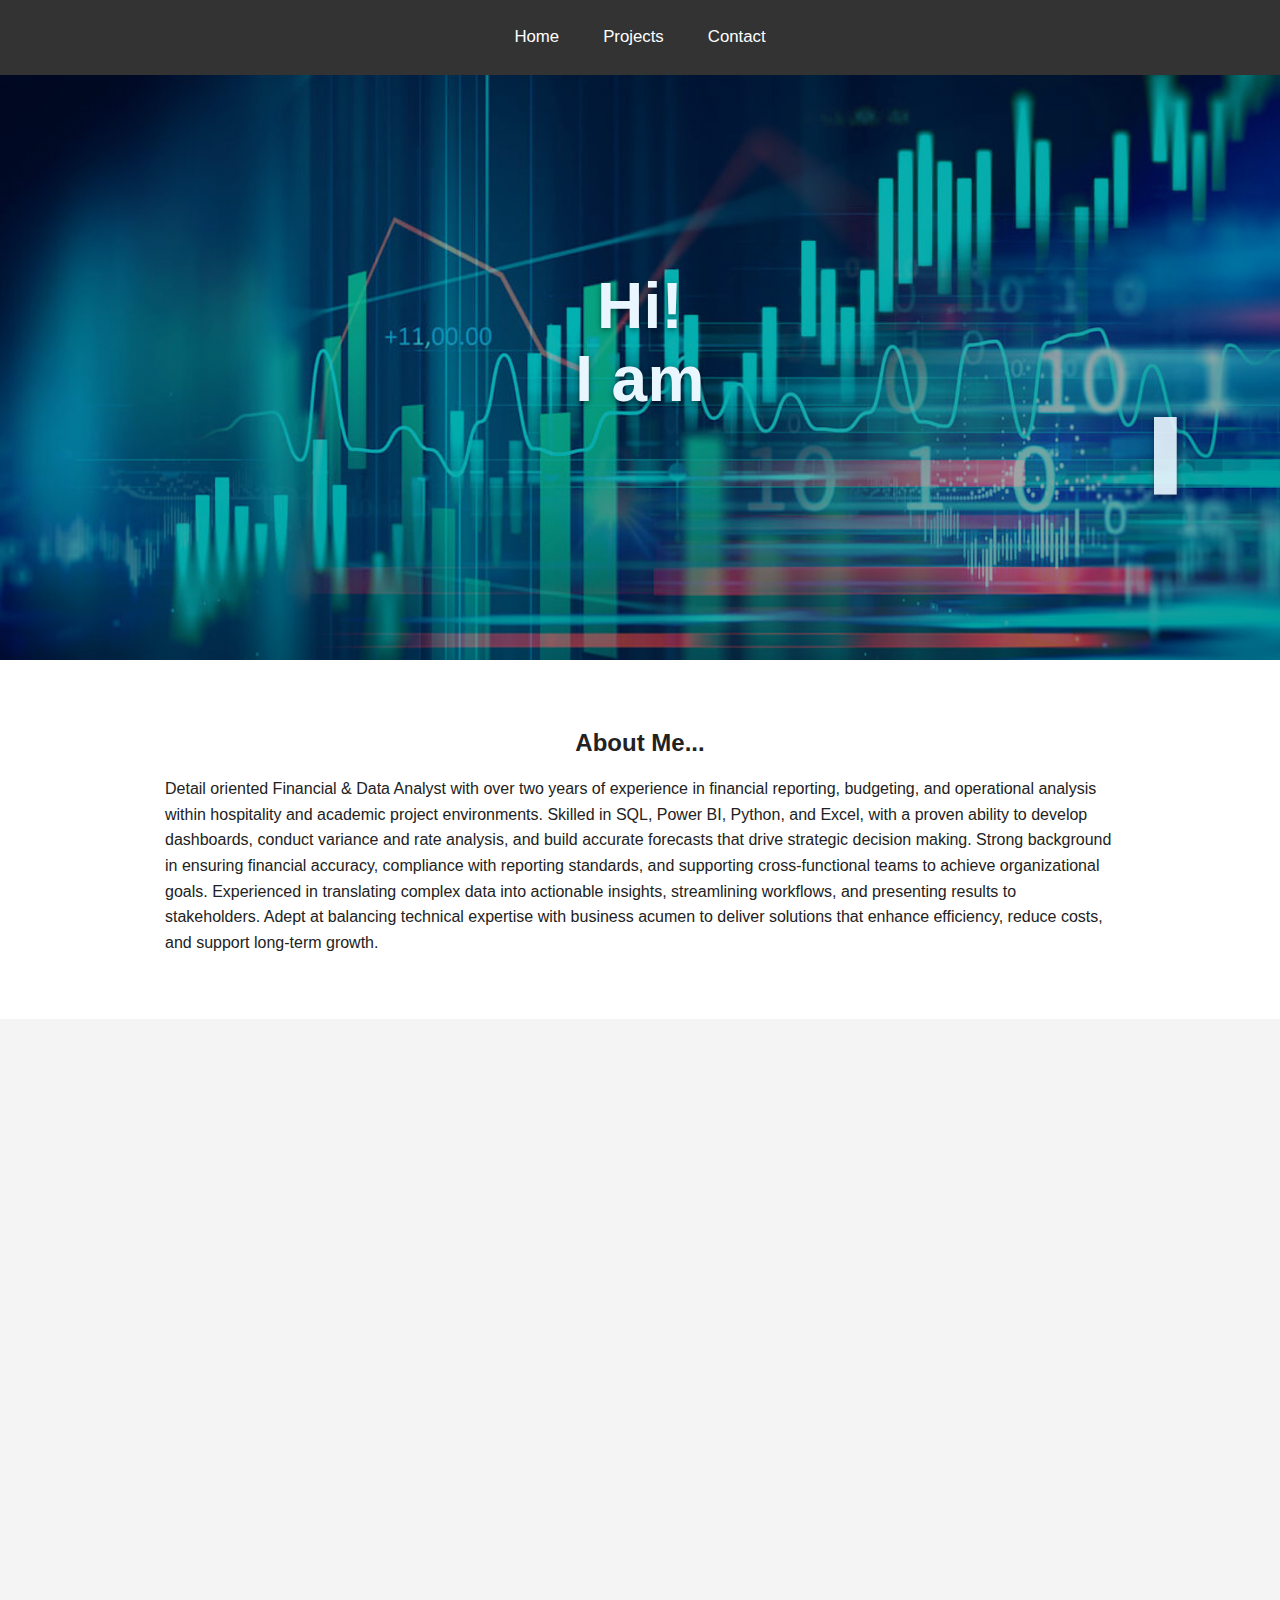
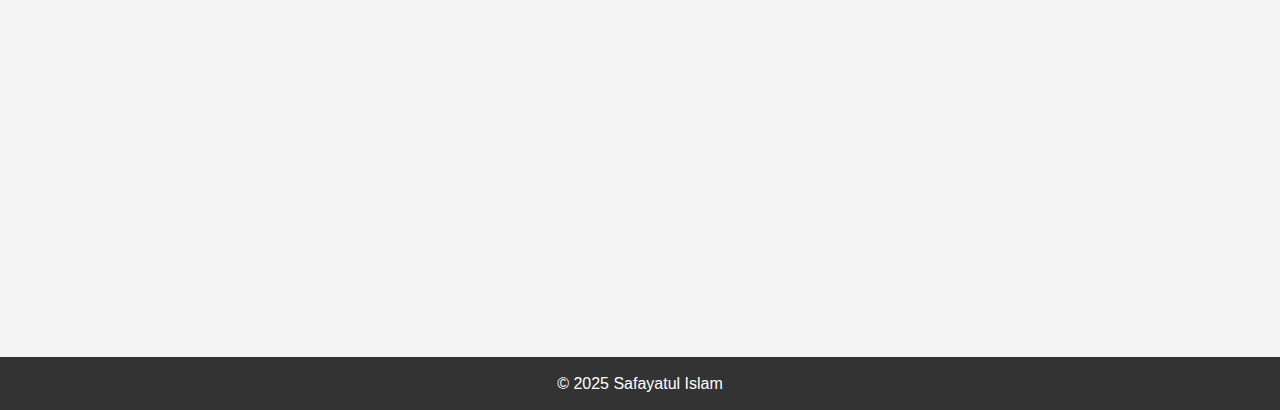
<file: index.html>
<!DOCTYPE html>
<html lang="en">
<head>
  <meta charset="UTF-8" />
  <meta name="viewport" content="width=device-width, initial-scale=1.0" />
  <title>Safayatul Islam | Portfolio</title>
  <link rel="icon" type="image/png" href="favicon.png">

  <link rel="stylesheet" href="style.css" />
</head>
<body class="home-hero">
  <header>
    <nav>
      <ul>
        <li><a href="index.html">Home</a></li>

        <!-- Hover dropdown stays the same -->
        <li class="has-dropdown">
          <a href="projects.html">Projects</a>
          <ul class="dropdown">
            <li><a href="projects.html#dashboards">Dashboards</a></li>
            <li><a href="projects.html#sql">SQL Analyses</a></li>
            <li><a href="projects.html#case-studies">Current Projects</a></li>
          </ul>
        </li>

        <li><a href="contact.html">Contact</a></li>
      </ul>
    </nav>
  </header>

  <!-- HERO (Part 1) -->
  <section class="hero hero-banner">
    <div class="hero-inner">
      <h1 id="hero-title" class="type-target"
          data-lines='["Hi!","I am","Safayatul Islam."]'
          aria-label="Hi! I am Safayatul Islam.">
      </h1>

      <!-- Now forced onto its own line, centered -->
      <p id="hero-subtitle" class="type-target subtitle"
         data-lines='["Student from California State University Northridge","Major: Computer Information Technology"]'
         aria-label="Student from California State University Northridge. Major: Computer Information Technology">
      </p>
    </div>
  </section>

  <!-- ABOUT (Part 2) -->
  <section id="about" class="section section-light reveal" data-reveal="0">
    <h2>About Me...</h2>
    <p>
      Detail oriented Financial &amp; Data Analyst with over two years of experience in financial
      reporting, budgeting, and operational analysis within hospitality and academic project
      environments. Skilled in SQL, Power BI, Python, and Excel, with a proven ability to develop
      dashboards, conduct variance and rate analysis, and build accurate forecasts that drive
      strategic decision making. Strong background in ensuring financial accuracy, compliance with
      reporting standards, and supporting cross-functional teams to achieve organizational goals.
      Experienced in translating complex data into actionable insights, streamlining workflows, and
      presenting results to stakeholders. Adept at balancing technical expertise with business
      acumen to deliver solutions that enhance efficiency, reduce costs, and support long-term
      growth.
    </p>
  </section>

  <!-- SKILLS (Part 3) -->
  <section id="skills" class="section section-dark reveal" data-reveal="0">
    <h2>Skills...</h2>

    <div class="skill reveal" data-reveal="50">
      <span class="skill-label">🐍 Python</span>
      <div class="bar"><span class="fill" data-target="95"></span></div>
      <span class="pct">95%</span>
    </div>

    <div class="skill reveal" data-reveal="100">
      <span class="skill-label">🗄️ SQL</span>
      <div class="bar"><span class="fill" data-target="90"></span></div>
      <span class="pct">90%</span>
    </div>

    <div class="skill reveal" data-reveal="150">
      <span class="skill-label">📊 Power BI</span>
      <div class="bar"><span class="fill" data-target="90"></span></div>
      <span class="pct">90%</span>
    </div>

    <div class="skill reveal" data-reveal="200">
      <span class="skill-label">📈 Excel</span>
      <div class="bar"><span class="fill" data-target="90"></span></div>
      <span class="pct">90%</span>
    </div>

    <div class="skill reveal" data-reveal="250">
      <span class="skill-label">🔷 Tableau</span>
      <div class="bar"><span class="fill" data-target="85"></span></div>
      <span class="pct">85%</span>
    </div>
  </section>

  <!-- PORTFOLIO (Part 4) -->
  <section id="portfolio" class="section section-grid reveal" data-reveal="0">
    <h2>Portfolio</h2>
    <div class="cards">
      <a class="card reveal" data-reveal="50" href="projects.html#dashboards">
        <div class="thumb thumb-1"></div>
        <h3>Sales Dashboard</h3>
        <p>Retail performance (2014–2017): growth +20%, profit +14% with Excel &amp; Power BI.</p>
        <span class="cta">View details →</span>
      </a>

      <a class="card reveal" data-reveal="100" href="projects.html#sql">
        <div class="thumb thumb-2"></div>
        <h3>Restaurant Order Analysis</h3>
        <p>SQL optimization + revenue trends across states and product categories.</p>
        <span class="cta">View details →</span>
      </a>

      <a class="card reveal" data-reveal="150" href="projects.html#case-studies">
        <div class="thumb thumb-3"></div>
        <h3>Healthcare Insurance Analysis</h3>
        <p>Python (Pandas, Matplotlib): 1,338 records, outliers &amp; risk factors.</p>
        <span class="cta">View details →</span>
      </a>
    </div>
  </section>

  <!-- FOOTER (Part 5) -->
  <footer>
    <p>© 2025 Safayatul Islam</p>
  </footer>

  <script src="script.js"></script>
</body>
</html>
</file>
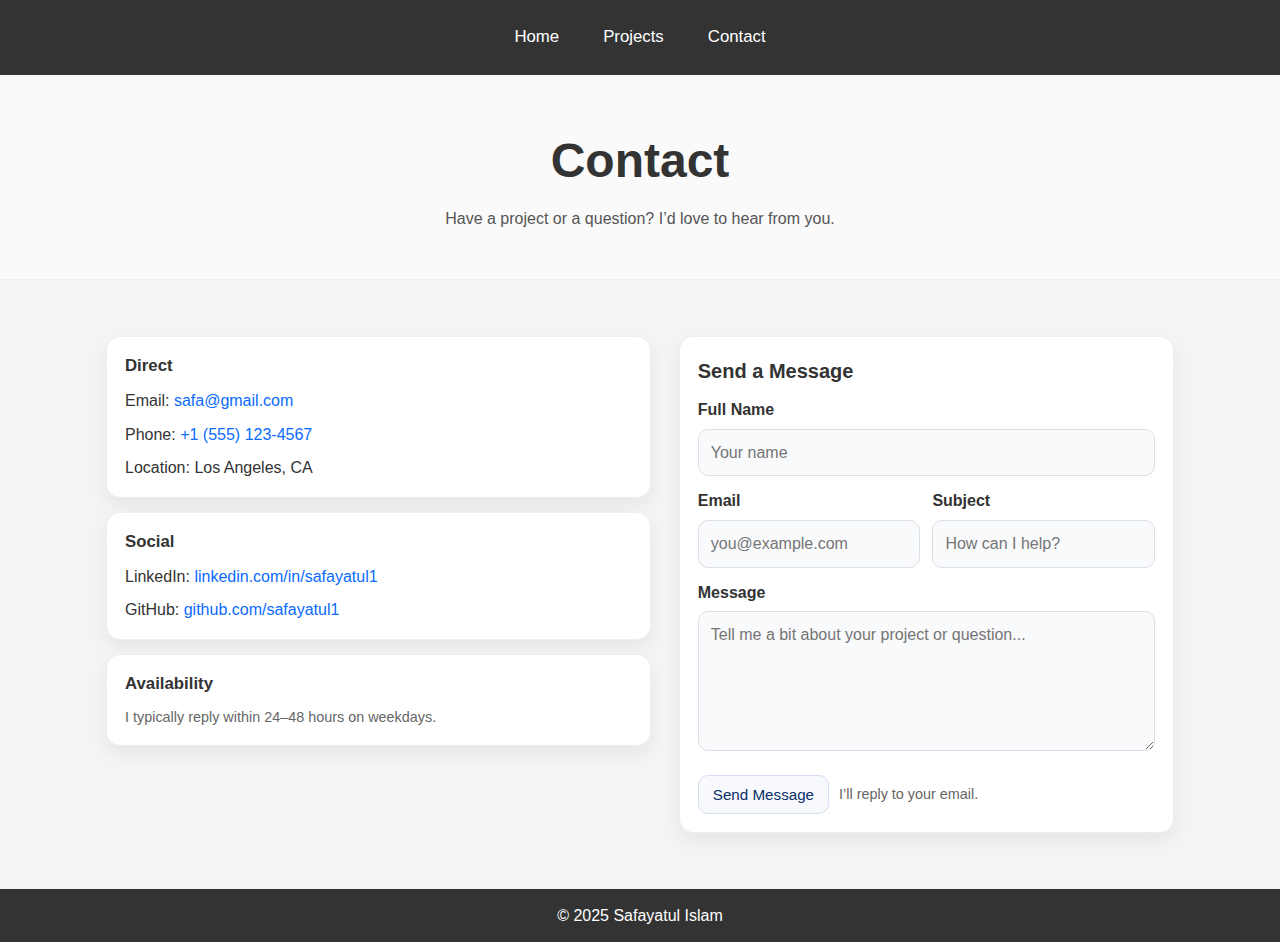
<file: contact.html>
<!DOCTYPE html>
<html lang="en">
<head>
  <meta charset="UTF-8" />
  <meta name="viewport" content="width=device-width, initial-scale=1.0"/>
  <title>Contact | Safayatul Islam</title>
  <link rel="icon" type="image/png" href="favicon.png">
  <link rel="stylesheet" href="style.css"/>

  <!-- Page-local styles so we don't touch style.css -->
  <style>
    /* --- Keep header look consistent + bigger nav buttons --- */
    header { background:#333;color:#fff;padding:1rem 0; }
    header nav ul{display:flex;justify-content:center;list-style:none;position:relative;}
    header nav ul li{margin:0 12px;position:relative;}
    header nav ul li>a{color:#fff;text-decoration:none;font-size:1.05rem;padding:8px 10px;display:inline-block;}
    header nav ul li>a:hover{text-decoration:underline;}

    /* Hover dropdown for Projects (click still goes to projects.html) */
    .has-dropdown .dropdown{
      position:absolute;top:100%;left:0;min-width:180px;background:#222;padding:8px 0;
      display:none;border-radius:6px;box-shadow:0 6px 18px rgba(0,0,0,.2);z-index:20;
    }
    .has-dropdown:hover .dropdown{display:block;}
    .dropdown li{margin:0;}
    .dropdown a{color:#fff;display:block;padding:8px 12px;text-decoration:none;font-size:.95rem;}
    .dropdown a:hover{background:#2d2d2d;}

    /* --- Page hero --- */
    .contact-hero{padding:48px 16px;text-align:center;background:#fafafa;border-bottom:1px solid #eee;}
    .contact-hero h1{font-size:clamp(2rem,5vw,3rem);margin-bottom:6px;}
    .contact-hero p{color:#555;}

    /* --- Layout --- */
    .contact-wrap{max-width:1100px;margin:0 auto;padding:56px 16px;display:grid;grid-template-columns:1.1fr 1fr;gap:28px;}
    @media (max-width: 860px){ .contact-wrap{grid-template-columns:1fr;gap:18px;} }

    /* Info cards */
    .info-card{
      background:#fff;border:1px solid #eee;border-radius:14px;padding:16px 18px;margin-bottom:14px;
      box-shadow:0 8px 18px rgba(0,0,0,.06);
    }
    .info-card h3{margin-bottom:8px;font-size:1.05rem;}
    .info-list{list-style:none;display:grid;gap:8px;}
    .info-list a{color:#0b6bff;text-decoration:none;}
    .info-list a:hover{text-decoration:underline;}

    /* Form */
    .form-card{
      background:#fff;border:1px solid #eee;border-radius:14px;padding:18px;
      box-shadow:0 8px 18px rgba(0,0,0,.06);
    }
    form{display:grid;grid-template-columns:1fr 1fr;gap:12px;}
    form .full{grid-column:1 / -1;}
    label{display:block;font-weight:600;margin-bottom:6px;}
    input, textarea, select{
      width:100%;padding:10px 12px;border:1px solid #dcdfe6;border-radius:10px;background:#f9fafc;
      font:inherit;color:#222;outline:none;
    }
    input:focus, textarea:focus, select:focus{border-color:#b9c7ff;box-shadow:0 0 0 3px rgba(11,107,255,0.12);}
    textarea{min-height:140px;resize:vertical;}
    .btn-row{display:flex;gap:10px;align-items:center;margin-top:4px;}
    .btn{
      appearance:none;border:1px solid #d7def1;background:#f7f9ff;color:#0b2f66;
      padding:10px 14px;border-radius:10px;font-size:.95rem;cursor:pointer;text-decoration:none;display:inline-block;
    }
    .btn:hover{background:#eef4ff;}
    .muted{color:#666;font-size:.9rem;}

    /* Status messages */
    .status{display:none;margin-top:10px;font-size:.95rem;}
    .status.show{display:block;}
    .status.success{color:#137a2a;}
    .status.error{color:#b40000;}

    /* Reveal animation (ties into your global script.js logic) */
    .reveal{opacity:0;transform:translateY(22px);transition:opacity .6s ease var(--d,0ms), transform .6s ease var(--d,0ms);}
    .reveal.show{opacity:1;transform:translateY(0);}
  </style>
</head>
<body>
  <header>
    <nav>
      <ul>
        <li><a href="index.html">Home</a></li>

        <li class="has-dropdown">
          <a href="projects.html">Projects</a>
          <ul class="dropdown">
            <li><a href="projects.html#dashboards">Dashboards</a></li>
            <li><a href="projects.html#sql">SQL Analyses</a></li>
            <li><a href="projects.html#case-studies">Case Studies</a></li>
          </ul>
        </li>

        <li><a href="contact.html">Contact</a></li>
      </ul>
    </nav>
  </header>

  <!-- Page hero -->
  <section class="contact-hero">
    <h1>Contact</h1>
    <p>Have a project or a question? I’d love to hear from you.</p>
  </section>

  <main class="contact-wrap">
    <!-- Left: contact info -->
    <section class="reveal" data-reveal="0">
      <div class="info-card">
        <h3>Direct</h3>
        <ul class="info-list">
          <li>Email: <a href="mailto:safa@gmail.com">safa@gmail.com</a></li>
          <li>Phone: <a href="tel:+15551234567">+1 (555) 123-4567</a></li>
          <li>Location: Los Angeles, CA</li>
        </ul>
      </div>

      <div class="info-card">
        <h3>Social</h3>
        <ul class="info-list">
          <li>LinkedIn: <a href="https://linkedin.com/in/safayatul1" target="_blank" rel="noopener">linkedin.com/in/safayatul1</a></li>
          <li>GitHub: <a href="https://github.com/safayatul1" target="_blank" rel="noopener">github.com/safayatul1</a></li>
        </ul>
      </div>

      <div class="info-card">
        <h3>Availability</h3>
        <p class="muted">I typically reply within 24–48 hours on weekdays.</p>
      </div>
    </section>

    <!-- Right: contact form -->
    <section class="form-card reveal" data-reveal="120" aria-labelledby="contact-form-title">
      <h2 id="contact-form-title" style="margin-bottom:10px;font-size:1.25rem;">Send a Message</h2>

      <!-- Contact form posting to your PHP backend -->
      <form id="contact-form" method="POST" action="save_message.php">
        <div class="full">
          <label for="name">Full Name</label>
          <input type="text" id="name" name="name" placeholder="Your name" required autocomplete="name"/>
        </div>

        <div>
          <label for="email">Email</label>
          <input type="email" id="email" name="email" placeholder="you@example.com" required autocomplete="email"/>
        </div>

        <div>
          <label for="subject">Subject</label>
          <input type="text" id="subject" name="subject" placeholder="How can I help?" required/>
        </div>

        <div class="full">
          <label for="message">Message</label>
          <textarea id="message" name="message" placeholder="Tell me a bit about your project or question..." required></textarea>
        </div>

        <div class="full btn-row">
          <button type="submit" class="btn">Send Message</button>
          <span class="muted">I’ll reply to your email.</span>
        </div>

        <p id="form-status" class="status" role="status" aria-live="polite"></p>
      </form>

      <noscript>
        <p class="muted" style="margin-top:10px;">
          JavaScript is disabled. If you have any issues with the form, you can also email me directly at safa@gmail.com.
        </p>
      </noscript>
    </section>
  </main>

  <footer>
    <p>© 2025 Safayatul Islam</p>
  </footer>

  <script src="script.js"></script>

  <!-- Page-local JS: show success message if redirected with ?success=1 -->
  <script>
    (function () {
      const statusEl = document.getElementById('form-status');
      if (!statusEl) return;

      const params = new URLSearchParams(window.location.search);
      const success = params.get('success');

      if (success === '1') {
        statusEl.textContent = 'Thanks! Your message has been sent.';
        statusEl.classList.add('show', 'success');
      }
    })();
  </script>
</body>
</html>
</file>
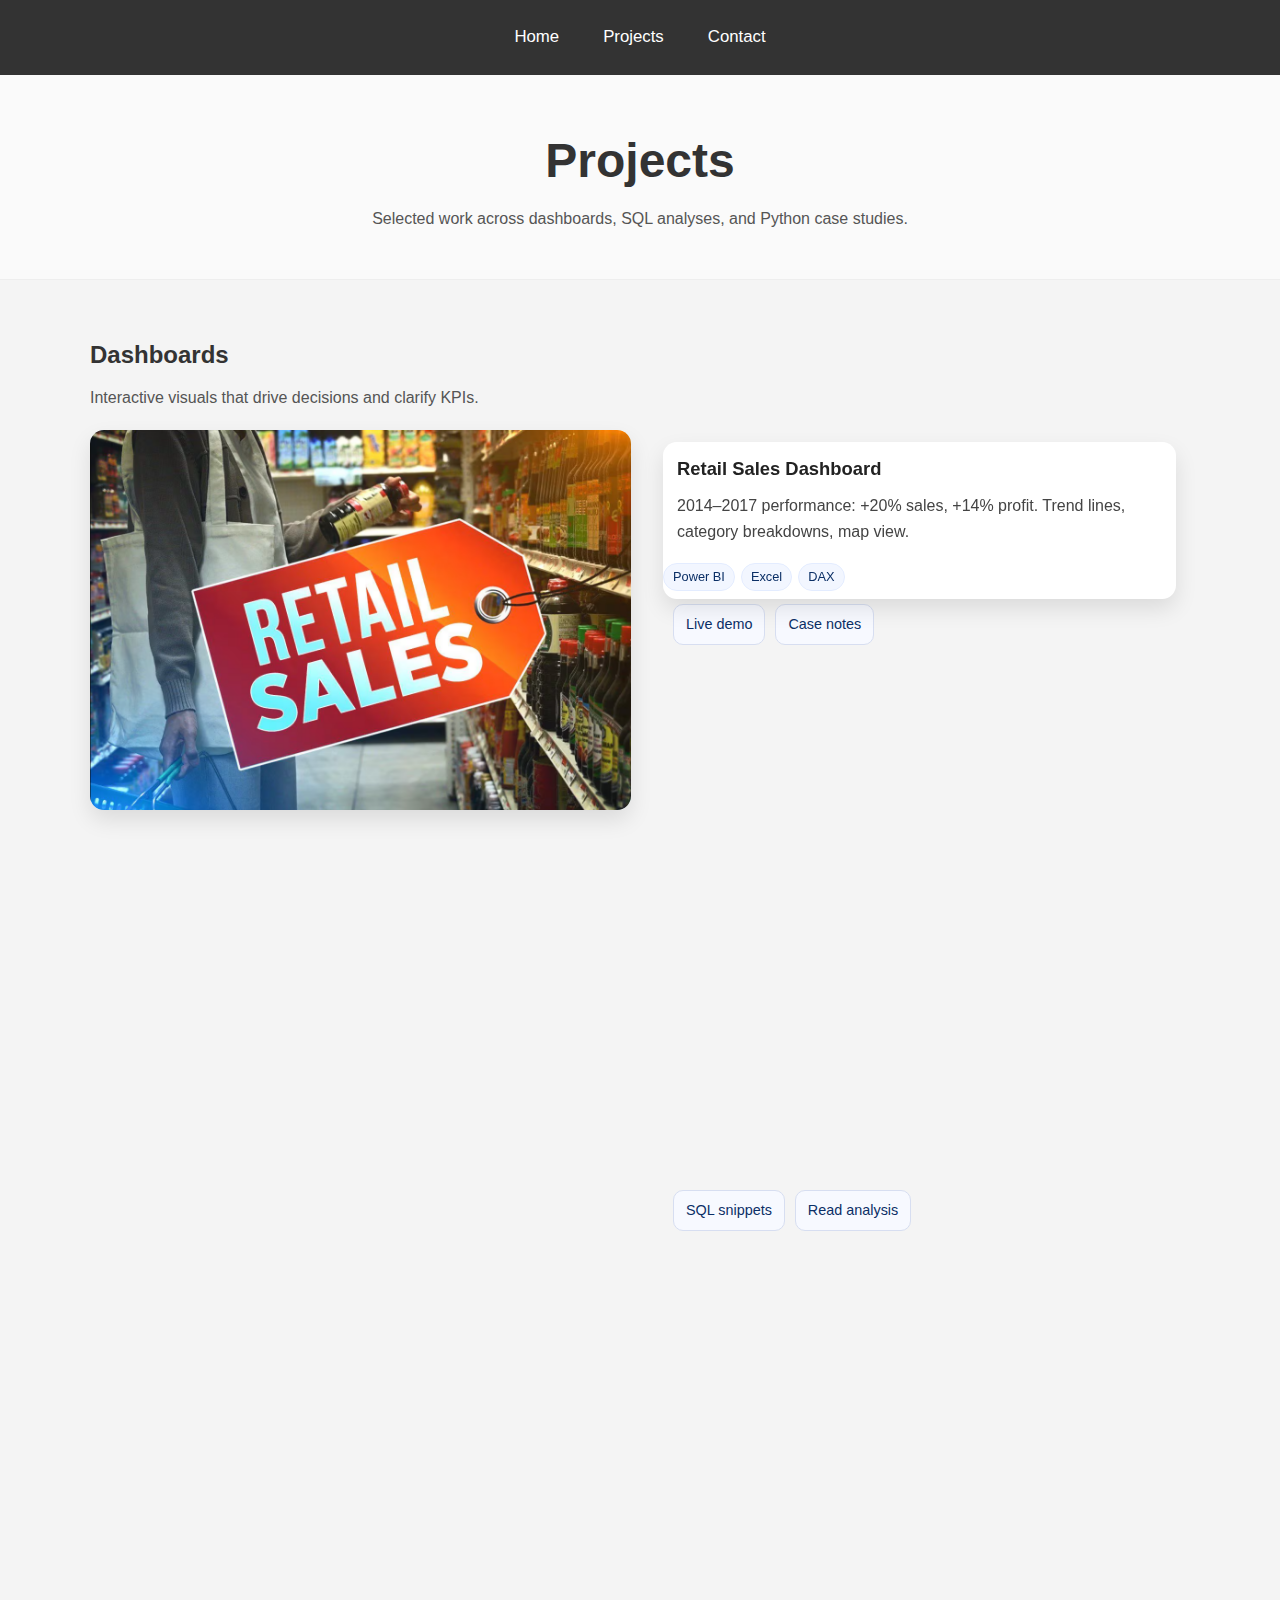
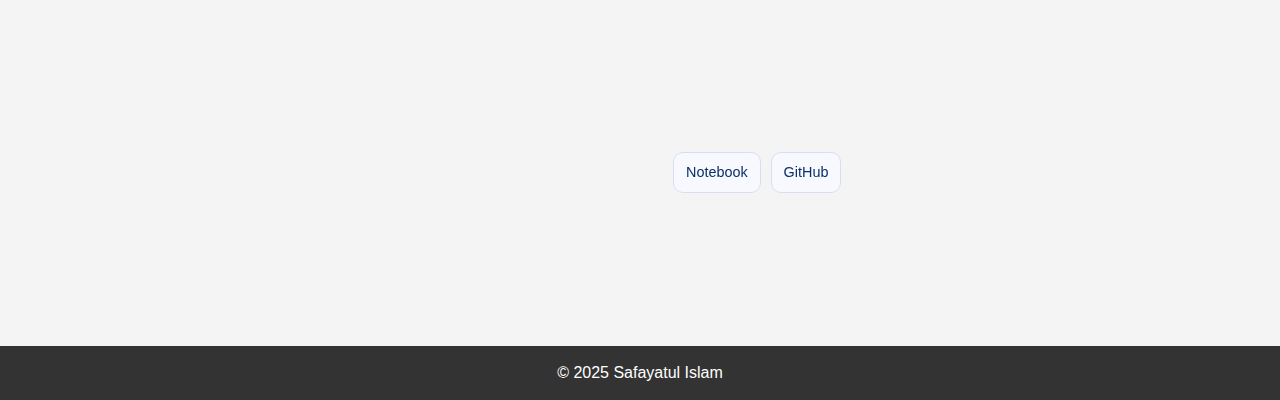
<file: projects.html>
<!DOCTYPE html>
<html lang="en">
<head>
  <meta charset="UTF-8" />
  <meta name="viewport" content="width=device-width, initial-scale=1.0" />
  <title>Projects | Safayatul Islam</title>
  <link rel="icon" type="image/png" href="favicon.png">
  <link rel="stylesheet" href="style.css" />

  <!-- Page-local styles so we don't touch style.css -->
  <style>
    /* --- keep header look consistent --- */
    header { background:#333;color:#fff;padding:1rem 0; }
    header nav ul{display:flex;justify-content:center;list-style:none;position:relative;}
    header nav ul li{margin:0 12px;position:relative;}
    header nav ul li>a{color:#fff;text-decoration:none;font-size:1.05rem;padding:8px 10px;display:inline-block;}
    header nav ul li>a:hover{text-decoration:underline;}
    /* hover dropdown for Projects (click still works) */
    .has-dropdown .dropdown{
      position:absolute;top:100%;left:0;min-width:180px;background:#222;padding:8px 0;
      display:none;border-radius:6px;box-shadow:0 6px 18px rgba(0,0,0,.2);z-index:20;
    }
    .has-dropdown:hover .dropdown{display:block;}
    .dropdown li{margin:0;}
    .dropdown a{color:#fff;display:block;padding:8px 12px;text-decoration:none;font-size:.95rem;}
    .dropdown a:hover{background:#2d2d2d;}

    /* --- page hero --- */
    .proj-hero{padding:48px 16px;text-align:center;background:#fafafa;border-bottom:1px solid #eee;}
    .proj-hero h1{font-size:clamp(2rem,5vw,3rem);margin-bottom:6px;}
    .proj-hero p{color:#555;}

    /* --- section blocks --- */
    .section{padding:56px 16px;}
    .section h2{max-width:1100px;margin:0 auto 10px;text-align:left;}
    .section p.lead{max-width:1100px;margin:0 auto 20px;color:#555;}

    /* --- card grid --- */
    .grid{max-width:1100px;margin:0 auto;display:grid;grid-template-columns:repeat(auto-fit,minmax(280px,1fr));gap:18px;}
    .card{
      display:flex;flex-direction:column;text-decoration:none;color:#222;background:#fff;border-radius:14px;overflow:hidden;
      box-shadow:0 10px 22px rgba(0,0,0,.10);transition:transform .18s ease, box-shadow .18s ease;will-change:transform;
    }
    .card:hover{transform:translateY(-4px);box-shadow:0 16px 30px rgba(0,0,0,.16);}
    .card-media{position:relative;aspect-ratio:16/9;background:linear-gradient(135deg,#e7f0ff,#d6fff1);}
    .card-media img{width:100%;height:100%;object-fit:cover;display:block;}
    .card-body{padding:12px 14px 14px;}
    .card h3{margin-bottom:6px;font-size:1.15rem;}
    .card p{color:#444;margin-bottom:10px;}
    .chips{display:flex;flex-wrap:wrap;gap:6px;margin-bottom:8px;}
    .chip{font-size:.8rem;line-height:1;padding:7px 9px;background:#f2f6ff;border:1px solid #e3ecff;color:#0b2f66;border-radius:999px;}
    .actions{display:flex;gap:10px;margin-top:4px;}
    .btn{
      display:inline-block;border:1px solid #d7def1;background:#f7f9ff;color:#0b2f66;text-decoration:none;
      padding:8px 12px;border-radius:10px;font-size:.9rem;
    }
    .btn:hover{background:#eef4ff;}

    /* optional colored placeholders if no image present */
    .thumb-dash{background:linear-gradient(135deg,#b0d0ff,#d8ffe8);}
    .thumb-sql{background:linear-gradient(135deg,#ffd6a8,#ffe7f5);}
    .thumb-case{background:linear-gradient(135deg,#d6f0ff,#f0d6ff);}

    /* reveal (uses your global JS logic) */
    .reveal{opacity:0;transform:translateY(22px);transition:opacity .6s ease var(--d,0ms), transform .6s ease var(--d,0ms);}
    .reveal.show{opacity:1;transform:translateY(0);}

    /* anchors spacing fix (so anchored headings aren’t hidden under nav if you make sticky headers later) */
    .anchor-offset{position:relative;scroll-margin-top:90px;}
  </style>
</head>
<body>
  <header>
    <nav>
      <ul>
        <li><a href="index.html">Home</a></li>

        <!-- Projects with hover dropdown -->
        <li class="has-dropdown">
          <a href="projects.html">Projects</a>
          <ul class="dropdown">
            <li><a href="#dashboards">Dashboards</a></li>
            <li><a href="#sql">SQL Analyses</a></li>
            <li><a href="#case-studies">Case Studies</a></li>
          </ul>
        </li>

        <li><a href="contact.html">Contact</a></li>
      </ul>
    </nav>
  </header>

  <!-- Page hero -->
  <section class="proj-hero">
    <h1>Projects</h1>
    <p>Selected work across dashboards, SQL analyses, and Python case studies.</p>
  </section>

  <!-- Dashboards -->
  <section id="dashboards" class="section anchor-offset">
    <h2 class="reveal" data-reveal="0">Dashboards</h2>
    <p class="lead reveal" data-reveal="60">Interactive visuals that drive decisions and clarify KPIs.</p>

    <div class="grid">
      <a class="card reveal" data-reveal="80"
   href="https://github.com/Safayatul1/Power-BI-dashboard-1/tree/main"
   target="_blank" rel="noopener"
   aria-label="Open Retail Sales Dashboard on GitHub">

        <div class="card-media">
  <img src="retail_sales.png" alt="Retail Sales Dashboard preview">
        </div>

        <div class="card-body">
          <h3>Retail Sales Dashboard</h3>
          <p>2014–2017 performance: +20% sales, +14% profit. Trend lines, category breakdowns, map view.</p>
          <div class="chips">
            <span class="chip">Power BI</span><span class="chip">Excel</span><span class="chip">DAX</span>
          </div>
          <div class="actions">
            <a class="btn" href="#" aria-label="View live demo">Live demo</a>
            <a class="btn" href="#" aria-label="Open case notes">Case notes</a>
          </div>
        </div>
      </a>
    </div>
  </section>

  <!-- SQL Analyses -->
  <section id="sql" class="section anchor-offset">
    <h2 class="reveal" data-reveal="0">SQL Analyses</h2>
    <p class="lead reveal" data-reveal="60">Query optimization, modeling, and data storytelling with SQL.</p>

    <div class="grid">
      <a class="card reveal" data-reveal="80"
   href="https://github.com/Safayatul1/Restaurant-order-analysis-in-SQL"
   target="_blank" rel="noopener"
   aria-label="Open Restaurant Order Analysis on GitHub">

        <div class="card-media">
  <img src="Restaurent_order.png" alt="Restaurant Order Analysis preview">
        </div>

        <div class="card-body">
          <h3>Restaurant Order Analysis</h3>
          <p>Revenue trends by state &amp; category; CTEs and indexes to speed up heavy joins.</p>
          <div class="chips">
            <span class="chip">SQL</span><span class="chip">CTE</span><span class="chip">Indexing</span>
          </div>
          <div class="actions">
            <a class="btn" href="#" aria-label="View SQL snippets">SQL snippets</a>
            <a class="btn" href="#" aria-label="Read analysis">Read analysis</a>
          </div>
        </div>
      </a>
    </div>
  </section>

  <!-- Case Studies (Python) -->
  <section id="case-studies" class="section anchor-offset">
    <h2 class="reveal" data-reveal="0">Case Studies</h2>
    <p class="lead reveal" data-reveal="60">Deeper dives with Python for EDA, visualization, and insights.</p>

    <div class="grid">
      <a class="card reveal" data-reveal="80"
   href="https://github.com/Safayatul1/Healthcare-Insurance-Analysis"
   target="_blank" rel="noopener"
   aria-label="Open Healthcare Insurance Analysis on GitHub">

        <div class="card-media">
  <img src="healthcare_insurance.png" alt="Healthcare Insurance Analysis preview">
        </div>

        <div class="card-body">
          <h3>Healthcare Insurance Analysis</h3>
          <p>1,338 records: outlier detection, cost drivers, and risk segmentation with Pandas &amp; Matplotlib.</p>
          <div class="chips">
            <span class="chip">Python</span><span class="chip">Pandas</span><span class="chip">Matplotlib</span>
          </div>
          <div class="actions">
            <a class="btn" href="#" aria-label="View notebook">Notebook</a>
            <a class="btn" href="#" aria-label="Open GitHub repo">GitHub</a>
          </div>
        </div>
      </a>
    </div>
  </section>

  <footer>
    <p>© 2025 Safayatul Islam</p>
  </footer>

  <script src="script.js"></script>
</body>
</html>
</file>
<file: style.css>
/* ===== Base ===== */
* { margin: 0; padding: 0; box-sizing: border-box; }
body { font-family: Arial, sans-serif; line-height: 1.6; color: #333; background: #f4f4f4; }

/* Header/Nav (unchanged look; slightly larger) */
header { background: #333; color: #fff; padding: 1rem 0; }
header nav ul { display: flex; justify-content: center; list-style: none; position: relative; }
header nav ul li { margin: 0 12px; position: relative; }
header nav ul li > a { color: #fff; text-decoration: none; font-size: 1.05rem; padding: 8px 10px; display: inline-block; }
header nav ul li > a:hover { text-decoration: underline; }

/* Hover dropdown */
.has-dropdown .dropdown {
  position: absolute; top: 100%; left: 0; min-width: 180px;
  background: #222; padding: 8px 0; display: none; border-radius: 6px;
  box-shadow: 0 6px 18px rgba(0,0,0,0.2); z-index: 20;
}
.has-dropdown:hover .dropdown { display: block; }
.dropdown li { margin: 0; }
.dropdown a { color: #fff; display: block; padding: 8px 12px; text-decoration: none; font-size: 0.95rem; }
.dropdown a:hover { background: #2d2d2d; }

/* Sections */
.hero { text-align: center; }
.section { padding: 64px 20px; }
.section h2 { text-align: center; margin-bottom: 14px; }

/* ===== HERO banner ===== */
.hero-banner {
  position: relative;
  min-height: 65vh;
  display: grid;
  place-items: center;
  padding: 60px 20px;
  color: #eaf6ff;
  overflow: hidden;
}
.hero-banner::before {
  content: "";
  position: absolute; inset: 0;
  background-image: url('what-is-data-analytics-mads.jpg');
  background-size: cover; background-position: center;
  filter: brightness(1.08) saturate(1.05);
  z-index: -2;
}
.hero-banner::after {
  content: "";
  position: absolute; inset: 0;
  /* LIGHTER overlay for a brighter image */
  background: radial-gradient(120% 120% at 10% 0%,
              rgba(0,0,0,0.38), rgba(0,0,0,0.30) 40%, rgba(0,0,0,0.38) 100%);
  z-index: -1;
}
.hero-inner { max-width: 1100px; width: 95%; margin: 0 auto; }

/* Bigger hero fonts */
.hero-banner h1 {
  font-size: clamp(2.6rem, 6.5vw, 4rem);
  font-weight: 800;
  letter-spacing: 0.3px;
  text-shadow: 0 2px 6px rgba(0,0,0,0.45);
  line-height: 1.15;
  margin-bottom: 10px;
}
.hero-banner .subtitle {
  font-size: clamp(1.05rem, 3.2vw, 1.5rem);
  text-shadow: 0 1px 4px rgba(0,0,0,0.4);
  opacity: 0.98;
}

/* Typewriter baseline */
.type-target { min-height: 1em; position: relative; white-space: pre-line; }
/* Force title and subtitle to stack & center */
.hero-inner .type-target { display: block; margin-left: auto; margin-right: auto; }

.typing::after { content: "▌"; position: absolute; right: -0.15em; animation: blink 1s steps(1) infinite; opacity: 0.9; }
@keyframes blink { 50% { opacity: 0; } }
.typed::after { content: ""; }

/* Part 2 — About */
.section-light { background: #ffffff; color: #222; }
.section-light p { max-width: 950px; margin: 0 auto; }

/* Part 3 — Skills */
.section-dark { background: #0e0e0e; color: #f5f5f5; }
.section-dark .skill {
  display: grid; grid-template-columns: auto 1fr auto; align-items: center; gap: 12px;
  max-width: 900px; margin: 14px auto; padding: 8px 0;
}
.skill-label { min-width: 160px; font-weight: 600; }
.bar {
  height: 12px; background: #2a2a2a; border-radius: 999px; overflow: hidden; position: relative;
  box-shadow: inset 0 0 0 1px rgba(255,255,255,0.06);
}
.fill { display: block; height: 100%; width: 0%; background: linear-gradient(90deg, #00d4ff, #00ffa3); transition: width 1200ms ease; }
.pct { font-weight: 600; min-width: 48px; text-align: right; }

/* Part 4 — Portfolio */
.section-grid { background: #ffffff; }
.cards {
  max-width: 1100px; margin: 18px auto 0; padding: 0 8px;
  display: grid; grid-template-columns: repeat(auto-fit, minmax(260px, 1fr)); gap: 18px;
}
.card {
  display: block; background: #fff; border-radius: 12px; overflow: hidden;
  box-shadow: 0 10px 22px rgba(0,0,0,0.10);
  text-decoration: none; color: #222;
  transition: transform .18s ease, box-shadow .18s ease;
}
.card:hover { transform: translateY(-3px); box-shadow: 0 14px 28px rgba(0,0,0,0.14); }
.card .thumb { height: 150px; background-size: cover; background-position: center; }
.thumb-1 { background-image: linear-gradient(135deg,#c9f,#9ff); }
.thumb-2 { background-image: linear-gradient(135deg,#f9c,#ff9); }
.thumb-3 { background-image: linear-gradient(135deg,#9fc,#c9f); }
.card h3 { padding: 12px 14px 4px; }
.card p { padding: 0 14px 8px; color: #444; }
.card .cta { display: inline-block; padding: 0 14px 14px; color: #0b6bff; }

/* Footer */
footer { text-align: center; padding: 14px; background: #333; color: #fff; }

/* Mobile */
@media (max-width: 640px) {
  nav ul { flex-wrap: wrap; gap: 10px; }
  .hero-banner { padding: 46px 16px; min-height: 60vh; }
  .section { padding: 48px 16px; }
}

/* ===== Scroll-reveal animation (appears on enter, hides on leave) ===== */
.reveal {
  --d: 0ms;                 /* custom delay (set via data-reveal) */
  opacity: 0;
  transform: translateY(22px);
  transition:
    opacity 600ms ease var(--d),
    transform 600ms ease var(--d);
}
.reveal.show {
  opacity: 1;
  transform: translateY(0);
}
</file>
